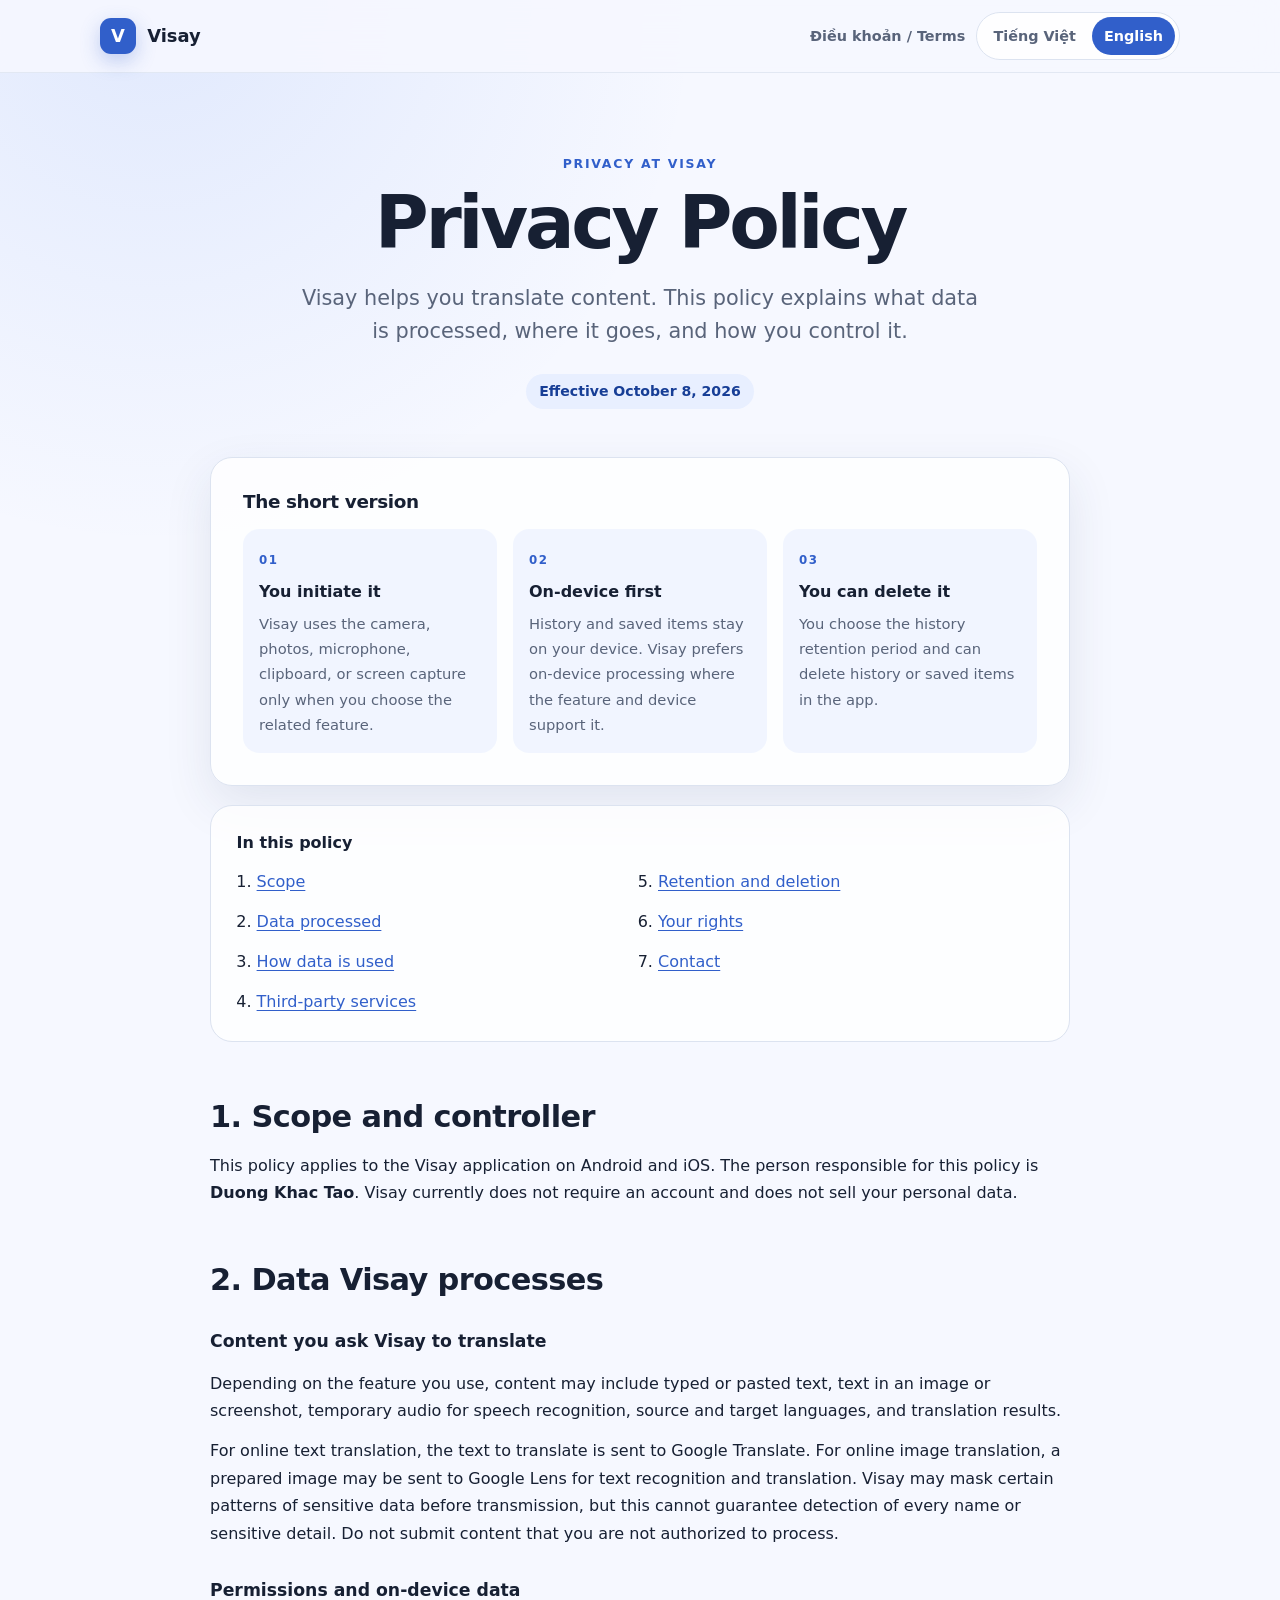
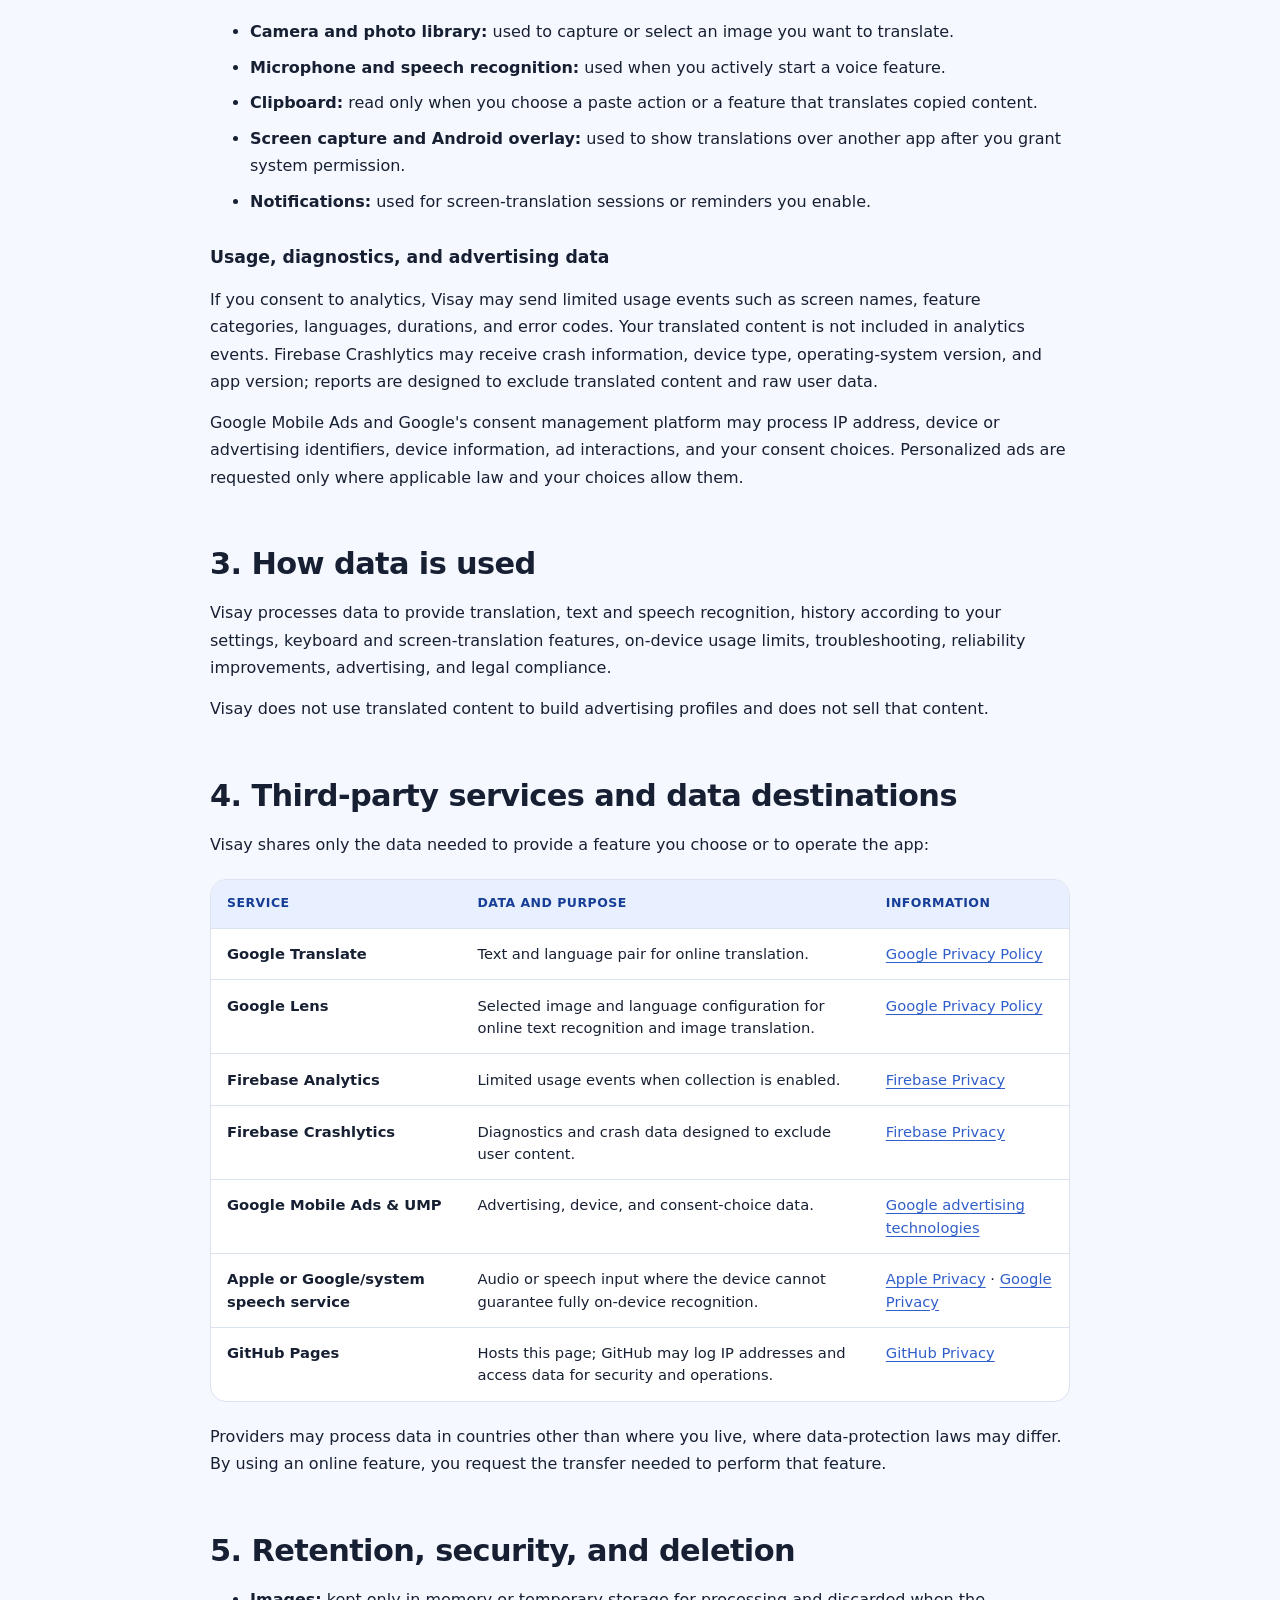
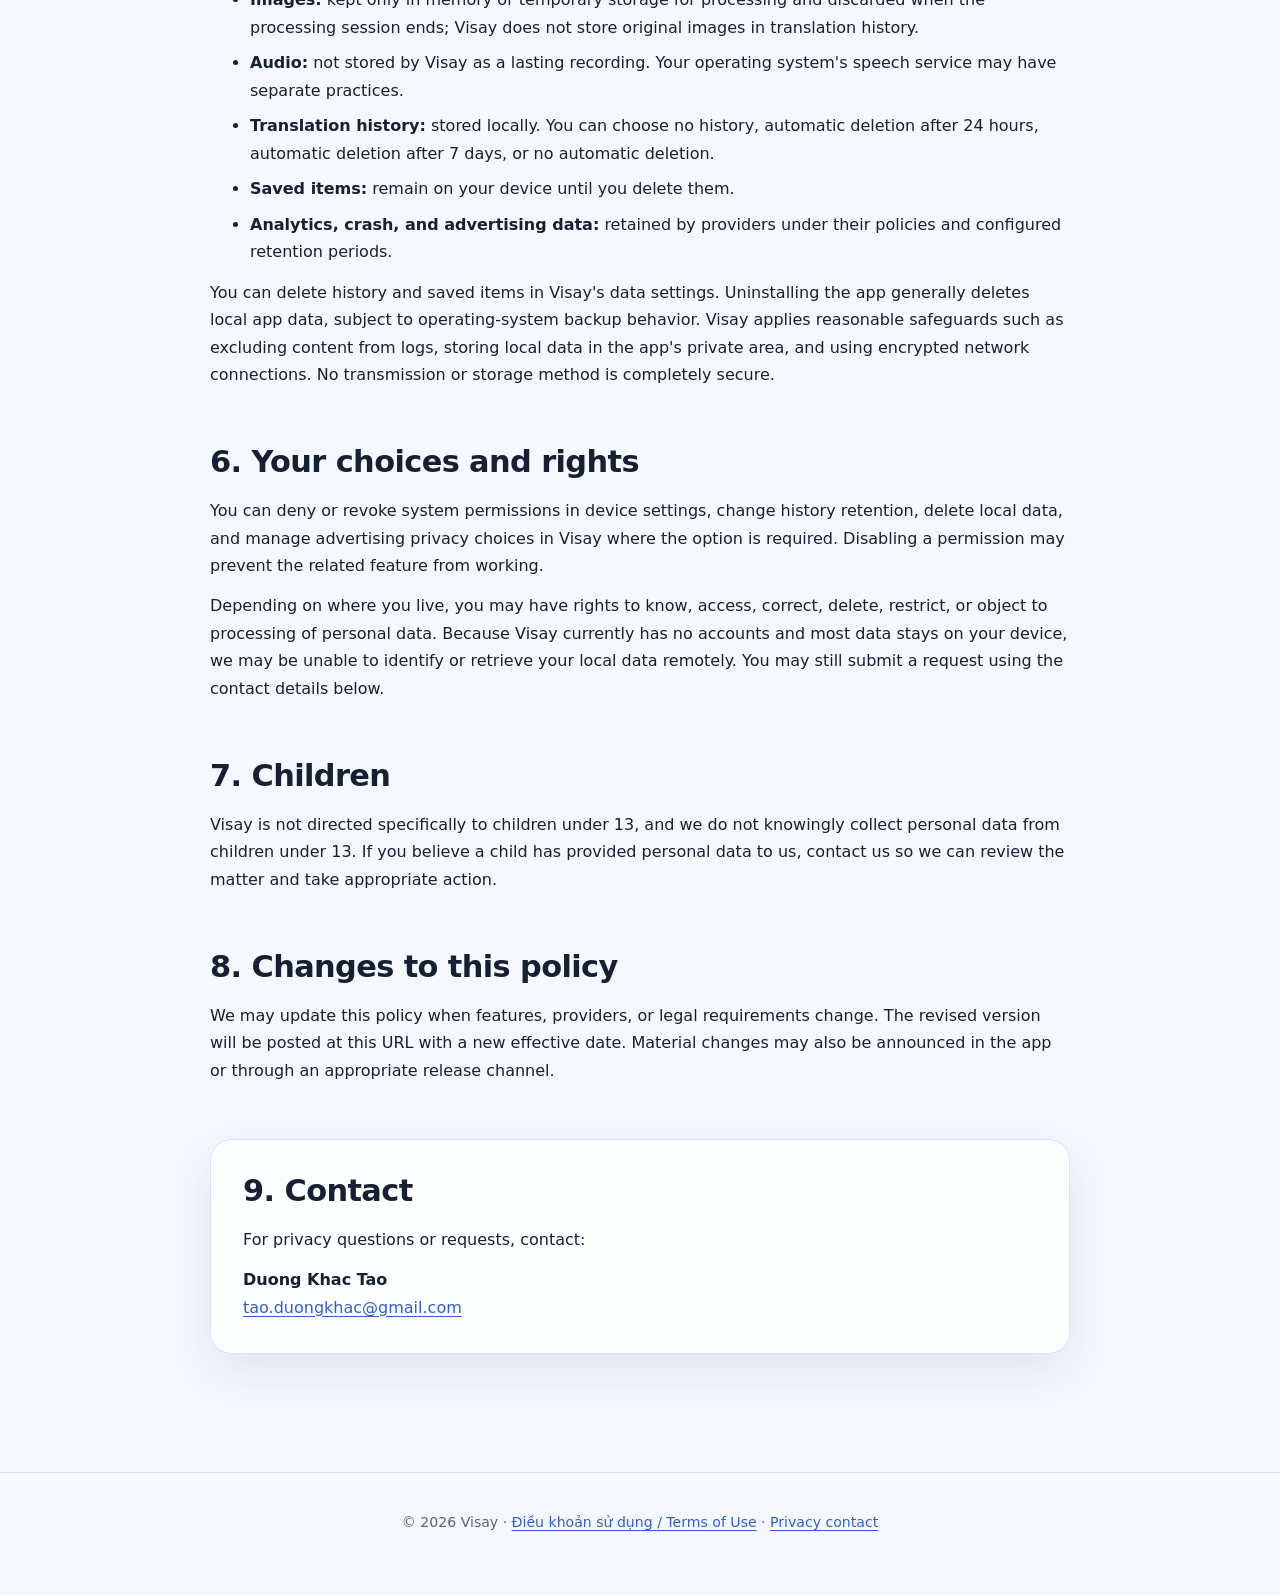
<file: index.html>
<!doctype html>
<html lang="vi">
  <head>
    <meta charset="utf-8">
    <meta name="viewport" content="width=device-width, initial-scale=1">
    <meta name="color-scheme" content="light dark">
    <meta name="theme-color" media="(prefers-color-scheme: light)" content="#f6f8ff">
    <meta name="theme-color" media="(prefers-color-scheme: dark)" content="#0b1020">
    <meta name="description" content="Chính sách quyền riêng tư của ứng dụng Visay — Visay Privacy Policy.">
    <meta property="og:type" content="website">
    <meta property="og:title" content="Visay — Chính sách quyền riêng tư">
    <meta property="og:description" content="Cách Visay xử lý, lưu giữ và bảo vệ dữ liệu của bạn.">
    <meta property="og:url" content="https://sandk-hub.github.io/visay-legal/">
    <meta property="og:image" content="https://sandk-hub.github.io/visay-legal/og-image.svg">
    <link rel="canonical" href="https://sandk-hub.github.io/visay-legal/">
    <link rel="icon" href="favicon.svg" type="image/svg+xml">
    <link rel="stylesheet" href="styles.css">
    <title>Visay — Chính sách quyền riêng tư</title>
    <script>
      document.documentElement.classList.add('js');
    </script>
  </head>
  <body>
    <a class="skip-link" href="#policy">Đi tới nội dung chính</a>
    <header class="site-header">
      <a class="brand" href="./" aria-label="Visay Privacy">
        <span class="brand-mark" aria-hidden="true">V</span>
        <span>Visay</span>
      </a>
      <div class="header-actions">
        <a class="legal-link" href="terms.html">Điều khoản / Terms</a>
        <nav class="language-switcher" aria-label="Language / Ngôn ngữ">
          <a href="?lang=vi" data-language="vi" lang="vi" hreflang="vi">Tiếng Việt</a>
          <a href="?lang=en" data-language="en" lang="en" hreflang="en">English</a>
        </nav>
      </div>
    </header>

    <main id="policy" tabindex="-1">
      <article class="policy" data-policy="vi" lang="vi">
        <div class="hero">
          <p class="eyebrow">Quyền riêng tư tại Visay</p>
          <h1>Chính sách quyền riêng tư</h1>
          <p class="lead">Visay giúp bạn dịch nội dung. Chính sách này giải thích dữ liệu nào được xử lý, dữ liệu đi đâu và bạn kiểm soát dữ liệu đó như thế nào.</p>
          <p class="effective">Có hiệu lực từ ngày 08 tháng 10 năm 2026</p>
        </div>

        <aside class="summary" aria-labelledby="summary-vi">
          <h2 id="summary-vi">Tóm tắt dễ hiểu</h2>
          <div class="summary-grid">
            <section><span aria-hidden="true">01</span><h3>Bạn chủ động</h3><p>Visay chỉ dùng camera, ảnh, micro, clipboard hoặc ảnh chụp màn hình khi bạn chọn tính năng tương ứng.</p></section>
            <section><span aria-hidden="true">02</span><h3>Ưu tiên trên máy</h3><p>Lịch sử và mục đã lưu nằm trên thiết bị. Visay ưu tiên xử lý trên máy khi tính năng và thiết bị hỗ trợ.</p></section>
            <section><span aria-hidden="true">03</span><h3>Bạn có quyền xóa</h3><p>Bạn chọn thời hạn lịch sử và có thể xóa lịch sử hoặc mục đã lưu trong ứng dụng.</p></section>
          </div>
        </aside>

        <nav class="contents" aria-label="Mục lục">
          <strong>Trong chính sách này</strong>
          <ol>
            <li><a href="#vi-scope">Phạm vi</a></li>
            <li><a href="#vi-data">Dữ liệu được xử lý</a></li>
            <li><a href="#vi-use">Cách sử dụng dữ liệu</a></li>
            <li><a href="#vi-sharing">Dịch vụ bên thứ ba</a></li>
            <li><a href="#vi-retention">Lưu giữ và xóa</a></li>
            <li><a href="#vi-rights">Quyền của bạn</a></li>
            <li><a href="#vi-contact">Liên hệ</a></li>
          </ol>
        </nav>

        <section id="vi-scope">
          <h2>1. Phạm vi và đơn vị chịu trách nhiệm</h2>
          <p>Chính sách này áp dụng cho ứng dụng Visay trên Android và iOS. Người chịu trách nhiệm đối với chính sách này là <strong>Duong Khac Tao</strong>. Visay hiện không yêu cầu tạo tài khoản và không bán dữ liệu cá nhân của bạn.</p>
        </section>

        <section id="vi-data">
          <h2>2. Dữ liệu Visay xử lý</h2>
          <h3>Nội dung bạn yêu cầu dịch</h3>
          <p>Tùy tính năng bạn sử dụng, nội dung có thể gồm văn bản đã nhập hoặc dán, văn bản trong ảnh hoặc ảnh chụp màn hình, bản ghi âm tạm thời để nhận dạng giọng nói, ngôn ngữ nguồn và đích, cùng kết quả dịch.</p>
          <p>Khi dùng dịch trực tuyến, văn bản cần dịch được gửi tới Google Translate. Khi dùng dịch ảnh trực tuyến, ảnh đã được chuẩn hóa có thể được gửi tới Google Lens để đọc chữ và dịch. Visay có thể che một số mẫu dữ liệu nhạy cảm trước khi gửi, nhưng cơ chế này không thể bảo đảm nhận diện mọi tên riêng hoặc thông tin nhạy cảm. Không nhập hoặc gửi nội dung mà bạn không được phép xử lý.</p>

          <h3>Quyền và dữ liệu trên thiết bị</h3>
          <ul>
            <li><strong>Camera và thư viện ảnh:</strong> dùng để chụp hoặc chọn ảnh bạn muốn dịch.</li>
            <li><strong>Micro và nhận dạng giọng nói:</strong> dùng khi bạn chủ động bắt đầu tính năng nói.</li>
            <li><strong>Clipboard:</strong> chỉ được đọc khi bạn chọn thao tác dán hoặc một tính năng dịch nội dung đã sao chép.</li>
            <li><strong>Ảnh chụp màn hình và lớp phủ trên Android:</strong> dùng để hiển thị kết quả dịch trên ứng dụng khác sau khi bạn cấp quyền hệ thống.</li>
            <li><strong>Thông báo:</strong> dùng cho phiên dịch màn hình hoặc lời nhắc đã bật.</li>
          </ul>

          <h3>Dữ liệu hoạt động, chẩn đoán và quảng cáo</h3>
          <p>Nếu bạn đồng ý bật phân tích, Visay có thể gửi các sự kiện sử dụng đã giới hạn, như tên màn hình, loại tính năng, ngôn ngữ, thời lượng và mã lỗi. Nội dung bạn dịch không được đưa vào sự kiện phân tích. Firebase Crashlytics có thể nhận thông tin sự cố, loại thiết bị, phiên bản hệ điều hành và phiên bản ứng dụng; báo cáo được thiết kế để loại nội dung dịch và dữ liệu thô của người dùng.</p>
          <p>Google Mobile Ads và nền tảng quản lý đồng ý của Google có thể xử lý địa chỉ IP, mã nhận dạng thiết bị/quảng cáo, thông tin thiết bị, tương tác với quảng cáo và lựa chọn đồng ý của bạn. Quảng cáo cá nhân hóa chỉ được yêu cầu khi pháp luật áp dụng và lựa chọn của bạn cho phép.</p>
        </section>

        <section id="vi-use">
          <h2>3. Mục đích sử dụng</h2>
          <p>Visay xử lý dữ liệu để cung cấp bản dịch, nhận dạng chữ và giọng nói, lưu lịch sử theo lựa chọn của bạn, vận hành bàn phím và tính năng dịch màn hình, duy trì hạn mức sử dụng trên thiết bị, khắc phục lỗi, cải thiện độ ổn định, hiển thị quảng cáo và tuân thủ nghĩa vụ pháp lý.</p>
          <p>Visay không dùng nội dung dịch để xây dựng hồ sơ quảng cáo và không bán nội dung đó.</p>
        </section>

        <section id="vi-sharing">
          <h2>4. Dịch vụ bên thứ ba và nơi dữ liệu đi đến</h2>
          <p>Visay chỉ chia sẻ dữ liệu cần thiết để cung cấp tính năng bạn chọn hoặc vận hành ứng dụng:</p>
          <div class="table-wrap" tabindex="0" role="region" aria-label="Bảng dịch vụ bên thứ ba">
            <table>
              <thead><tr><th>Dịch vụ</th><th>Dữ liệu và mục đích</th><th>Thông tin</th></tr></thead>
              <tbody>
                <tr><td>Google Translate</td><td>Văn bản cần dịch và cặp ngôn ngữ cho dịch trực tuyến.</td><td><a href="https://policies.google.com/privacy">Chính sách Google</a></td></tr>
                <tr><td>Google Lens</td><td>Ảnh được chọn và cấu hình ngôn ngữ để nhận dạng chữ/dịch ảnh trực tuyến.</td><td><a href="https://policies.google.com/privacy">Chính sách Google</a></td></tr>
                <tr><td>Firebase Analytics</td><td>Sự kiện sử dụng giới hạn khi việc thu thập được bật.</td><td><a href="https://firebase.google.com/support/privacy">Quyền riêng tư Firebase</a></td></tr>
                <tr><td>Firebase Crashlytics</td><td>Dữ liệu chẩn đoán và sự cố đã loại nội dung người dùng.</td><td><a href="https://firebase.google.com/support/privacy">Quyền riêng tư Firebase</a></td></tr>
                <tr><td>Google Mobile Ads &amp; UMP</td><td>Dữ liệu quảng cáo, thiết bị và lựa chọn đồng ý.</td><td><a href="https://policies.google.com/technologies/ads">Công nghệ quảng cáo Google</a></td></tr>
                <tr><td>Apple hoặc Google/system speech service</td><td>Âm thanh hoặc bản ghi giọng nói khi thiết bị không bảo đảm nhận dạng hoàn toàn trên máy.</td><td><a href="https://www.apple.com/legal/privacy/">Apple Privacy</a> · <a href="https://policies.google.com/privacy">Google Privacy</a></td></tr>
                <tr><td>GitHub Pages</td><td>Lưu trữ trang này; GitHub có thể ghi nhận địa chỉ IP và dữ liệu truy cập vì mục đích bảo mật/vận hành.</td><td><a href="https://docs.github.com/en/site-policy/privacy-policies/github-general-privacy-statement">GitHub Privacy</a></td></tr>
              </tbody>
            </table>
          </div>
          <p>Các nhà cung cấp có thể xử lý dữ liệu tại quốc gia khác nơi bạn sinh sống. Luật bảo vệ dữ liệu tại đó có thể khác. Bằng việc dùng tính năng trực tuyến, bạn yêu cầu truyền dữ liệu cần thiết để thực hiện tính năng đó.</p>
        </section>

        <section id="vi-retention">
          <h2>5. Lưu giữ, bảo mật và xóa dữ liệu</h2>
          <ul>
            <li><strong>Ảnh:</strong> chỉ được giữ trong bộ nhớ hoặc tệp tạm để xử lý và bị loại bỏ khi phiên xử lý kết thúc; Visay không lưu ảnh gốc vào lịch sử.</li>
            <li><strong>Âm thanh:</strong> không được Visay lưu thành bản ghi lâu dài. Dịch vụ nhận dạng của hệ điều hành có thể có quy tắc riêng.</li>
            <li><strong>Lịch sử dịch:</strong> lưu cục bộ. Bạn có thể chọn không lưu, tự xóa sau 24 giờ, tự xóa sau 7 ngày hoặc không tự xóa.</li>
            <li><strong>Mục đã lưu:</strong> nằm trên thiết bị đến khi bạn xóa.</li>
            <li><strong>Dữ liệu phân tích, sự cố và quảng cáo:</strong> được nhà cung cấp lưu theo chính sách và cấu hình lưu giữ của họ.</li>
          </ul>
          <p>Bạn có thể xóa lịch sử và mục đã lưu trong phần cài đặt dữ liệu của Visay. Gỡ ứng dụng thường xóa dữ liệu cục bộ của ứng dụng, tùy cơ chế sao lưu của hệ điều hành. Visay áp dụng các biện pháp hợp lý như giới hạn nội dung trong log, lưu dữ liệu cục bộ trong vùng ứng dụng và sử dụng kết nối mã hóa. Tuy nhiên, không phương thức truyền hoặc lưu trữ nào an toàn tuyệt đối.</p>
        </section>

        <section id="vi-rights">
          <h2>6. Lựa chọn và quyền của bạn</h2>
          <p>Bạn có thể từ chối hoặc thu hồi quyền hệ thống trong cài đặt thiết bị, thay đổi thời hạn lịch sử, xóa dữ liệu cục bộ và quản lý lựa chọn quyền riêng tư quảng cáo trong Visay khi tùy chọn này được yêu cầu. Việc tắt quyền có thể làm một số tính năng không hoạt động.</p>
          <p>Tùy nơi cư trú, bạn có thể có quyền yêu cầu biết, truy cập, sửa, xóa, hạn chế hoặc phản đối việc xử lý dữ liệu cá nhân. Vì Visay hiện không có tài khoản và phần lớn dữ liệu nằm trên thiết bị, chúng tôi có thể không nhận diện hoặc truy xuất dữ liệu cục bộ của bạn từ xa. Bạn vẫn có thể gửi yêu cầu tới địa chỉ ở mục Liên hệ.</p>
        </section>

        <section>
          <h2>7. Trẻ em</h2>
          <p>Visay không được thiết kế dành riêng cho trẻ em dưới 13 tuổi và chúng tôi không chủ ý thu thập dữ liệu cá nhân từ trẻ em dưới độ tuổi này. Nếu bạn cho rằng trẻ em đã cung cấp dữ liệu cá nhân cho chúng tôi, vui lòng liên hệ để chúng tôi xem xét và thực hiện biện pháp phù hợp.</p>
        </section>

        <section>
          <h2>8. Thay đổi chính sách</h2>
          <p>Chúng tôi có thể cập nhật chính sách khi tính năng, nhà cung cấp hoặc yêu cầu pháp lý thay đổi. Phiên bản mới sẽ được đăng tại URL này và ghi ngày hiệu lực mới. Thay đổi quan trọng có thể được thông báo trong ứng dụng hoặc qua kênh phát hành phù hợp.</p>
        </section>

        <section id="vi-contact" class="contact-card">
          <h2>9. Liên hệ</h2>
          <p>Nếu có câu hỏi hoặc yêu cầu về quyền riêng tư, hãy liên hệ:</p>
          <address><strong>Duong Khac Tao</strong><br><a href="mailto:tao.duongkhac@gmail.com">tao.duongkhac@gmail.com</a></address>
        </section>
      </article>

      <article class="policy" data-policy="en" lang="en">
        <div class="hero">
          <p class="eyebrow">Privacy at Visay</p>
          <h1>Privacy Policy</h1>
          <p class="lead">Visay helps you translate content. This policy explains what data is processed, where it goes, and how you control it.</p>
          <p class="effective">Effective October 8, 2026</p>
        </div>

        <aside class="summary" aria-labelledby="summary-en">
          <h2 id="summary-en">The short version</h2>
          <div class="summary-grid">
            <section><span aria-hidden="true">01</span><h3>You initiate it</h3><p>Visay uses the camera, photos, microphone, clipboard, or screen capture only when you choose the related feature.</p></section>
            <section><span aria-hidden="true">02</span><h3>On-device first</h3><p>History and saved items stay on your device. Visay prefers on-device processing where the feature and device support it.</p></section>
            <section><span aria-hidden="true">03</span><h3>You can delete it</h3><p>You choose the history retention period and can delete history or saved items in the app.</p></section>
          </div>
        </aside>

        <nav class="contents" aria-label="Table of contents">
          <strong>In this policy</strong>
          <ol>
            <li><a href="#en-scope">Scope</a></li>
            <li><a href="#en-data">Data processed</a></li>
            <li><a href="#en-use">How data is used</a></li>
            <li><a href="#en-sharing">Third-party services</a></li>
            <li><a href="#en-retention">Retention and deletion</a></li>
            <li><a href="#en-rights">Your rights</a></li>
            <li><a href="#en-contact">Contact</a></li>
          </ol>
        </nav>

        <section id="en-scope">
          <h2>1. Scope and controller</h2>
          <p>This policy applies to the Visay application on Android and iOS. The person responsible for this policy is <strong>Duong Khac Tao</strong>. Visay currently does not require an account and does not sell your personal data.</p>
        </section>

        <section id="en-data">
          <h2>2. Data Visay processes</h2>
          <h3>Content you ask Visay to translate</h3>
          <p>Depending on the feature you use, content may include typed or pasted text, text in an image or screenshot, temporary audio for speech recognition, source and target languages, and translation results.</p>
          <p>For online text translation, the text to translate is sent to Google Translate. For online image translation, a prepared image may be sent to Google Lens for text recognition and translation. Visay may mask certain patterns of sensitive data before transmission, but this cannot guarantee detection of every name or sensitive detail. Do not submit content that you are not authorized to process.</p>

          <h3>Permissions and on-device data</h3>
          <ul>
            <li><strong>Camera and photo library:</strong> used to capture or select an image you want to translate.</li>
            <li><strong>Microphone and speech recognition:</strong> used when you actively start a voice feature.</li>
            <li><strong>Clipboard:</strong> read only when you choose a paste action or a feature that translates copied content.</li>
            <li><strong>Screen capture and Android overlay:</strong> used to show translations over another app after you grant system permission.</li>
            <li><strong>Notifications:</strong> used for screen-translation sessions or reminders you enable.</li>
          </ul>

          <h3>Usage, diagnostics, and advertising data</h3>
          <p>If you consent to analytics, Visay may send limited usage events such as screen names, feature categories, languages, durations, and error codes. Your translated content is not included in analytics events. Firebase Crashlytics may receive crash information, device type, operating-system version, and app version; reports are designed to exclude translated content and raw user data.</p>
          <p>Google Mobile Ads and Google's consent management platform may process IP address, device or advertising identifiers, device information, ad interactions, and your consent choices. Personalized ads are requested only where applicable law and your choices allow them.</p>
        </section>

        <section id="en-use">
          <h2>3. How data is used</h2>
          <p>Visay processes data to provide translation, text and speech recognition, history according to your settings, keyboard and screen-translation features, on-device usage limits, troubleshooting, reliability improvements, advertising, and legal compliance.</p>
          <p>Visay does not use translated content to build advertising profiles and does not sell that content.</p>
        </section>

        <section id="en-sharing">
          <h2>4. Third-party services and data destinations</h2>
          <p>Visay shares only the data needed to provide a feature you choose or to operate the app:</p>
          <div class="table-wrap" tabindex="0" role="region" aria-label="Third-party services table">
            <table>
              <thead><tr><th>Service</th><th>Data and purpose</th><th>Information</th></tr></thead>
              <tbody>
                <tr><td>Google Translate</td><td>Text and language pair for online translation.</td><td><a href="https://policies.google.com/privacy">Google Privacy Policy</a></td></tr>
                <tr><td>Google Lens</td><td>Selected image and language configuration for online text recognition and image translation.</td><td><a href="https://policies.google.com/privacy">Google Privacy Policy</a></td></tr>
                <tr><td>Firebase Analytics</td><td>Limited usage events when collection is enabled.</td><td><a href="https://firebase.google.com/support/privacy">Firebase Privacy</a></td></tr>
                <tr><td>Firebase Crashlytics</td><td>Diagnostics and crash data designed to exclude user content.</td><td><a href="https://firebase.google.com/support/privacy">Firebase Privacy</a></td></tr>
                <tr><td>Google Mobile Ads &amp; UMP</td><td>Advertising, device, and consent-choice data.</td><td><a href="https://policies.google.com/technologies/ads">Google advertising technologies</a></td></tr>
                <tr><td>Apple or Google/system speech service</td><td>Audio or speech input where the device cannot guarantee fully on-device recognition.</td><td><a href="https://www.apple.com/legal/privacy/">Apple Privacy</a> · <a href="https://policies.google.com/privacy">Google Privacy</a></td></tr>
                <tr><td>GitHub Pages</td><td>Hosts this page; GitHub may log IP addresses and access data for security and operations.</td><td><a href="https://docs.github.com/en/site-policy/privacy-policies/github-general-privacy-statement">GitHub Privacy</a></td></tr>
              </tbody>
            </table>
          </div>
          <p>Providers may process data in countries other than where you live, where data-protection laws may differ. By using an online feature, you request the transfer needed to perform that feature.</p>
        </section>

        <section id="en-retention">
          <h2>5. Retention, security, and deletion</h2>
          <ul>
            <li><strong>Images:</strong> kept only in memory or temporary storage for processing and discarded when the processing session ends; Visay does not store original images in translation history.</li>
            <li><strong>Audio:</strong> not stored by Visay as a lasting recording. Your operating system's speech service may have separate practices.</li>
            <li><strong>Translation history:</strong> stored locally. You can choose no history, automatic deletion after 24 hours, automatic deletion after 7 days, or no automatic deletion.</li>
            <li><strong>Saved items:</strong> remain on your device until you delete them.</li>
            <li><strong>Analytics, crash, and advertising data:</strong> retained by providers under their policies and configured retention periods.</li>
          </ul>
          <p>You can delete history and saved items in Visay's data settings. Uninstalling the app generally deletes local app data, subject to operating-system backup behavior. Visay applies reasonable safeguards such as excluding content from logs, storing local data in the app's private area, and using encrypted network connections. No transmission or storage method is completely secure.</p>
        </section>

        <section id="en-rights">
          <h2>6. Your choices and rights</h2>
          <p>You can deny or revoke system permissions in device settings, change history retention, delete local data, and manage advertising privacy choices in Visay where the option is required. Disabling a permission may prevent the related feature from working.</p>
          <p>Depending on where you live, you may have rights to know, access, correct, delete, restrict, or object to processing of personal data. Because Visay currently has no accounts and most data stays on your device, we may be unable to identify or retrieve your local data remotely. You may still submit a request using the contact details below.</p>
        </section>

        <section>
          <h2>7. Children</h2>
          <p>Visay is not directed specifically to children under 13, and we do not knowingly collect personal data from children under 13. If you believe a child has provided personal data to us, contact us so we can review the matter and take appropriate action.</p>
        </section>

        <section>
          <h2>8. Changes to this policy</h2>
          <p>We may update this policy when features, providers, or legal requirements change. The revised version will be posted at this URL with a new effective date. Material changes may also be announced in the app or through an appropriate release channel.</p>
        </section>

        <section id="en-contact" class="contact-card">
          <h2>9. Contact</h2>
          <p>For privacy questions or requests, contact:</p>
          <address><strong>Duong Khac Tao</strong><br><a href="mailto:tao.duongkhac@gmail.com">tao.duongkhac@gmail.com</a></address>
        </section>
      </article>
    </main>

    <footer>
      <p>© 2026 Visay · <a href="terms.html">Điều khoản sử dụng / Terms of Use</a> · <a href="mailto:tao.duongkhac@gmail.com">Privacy contact</a></p>
    </footer>
    <script src="script.js" defer></script>
  </body>
</html>
</file>
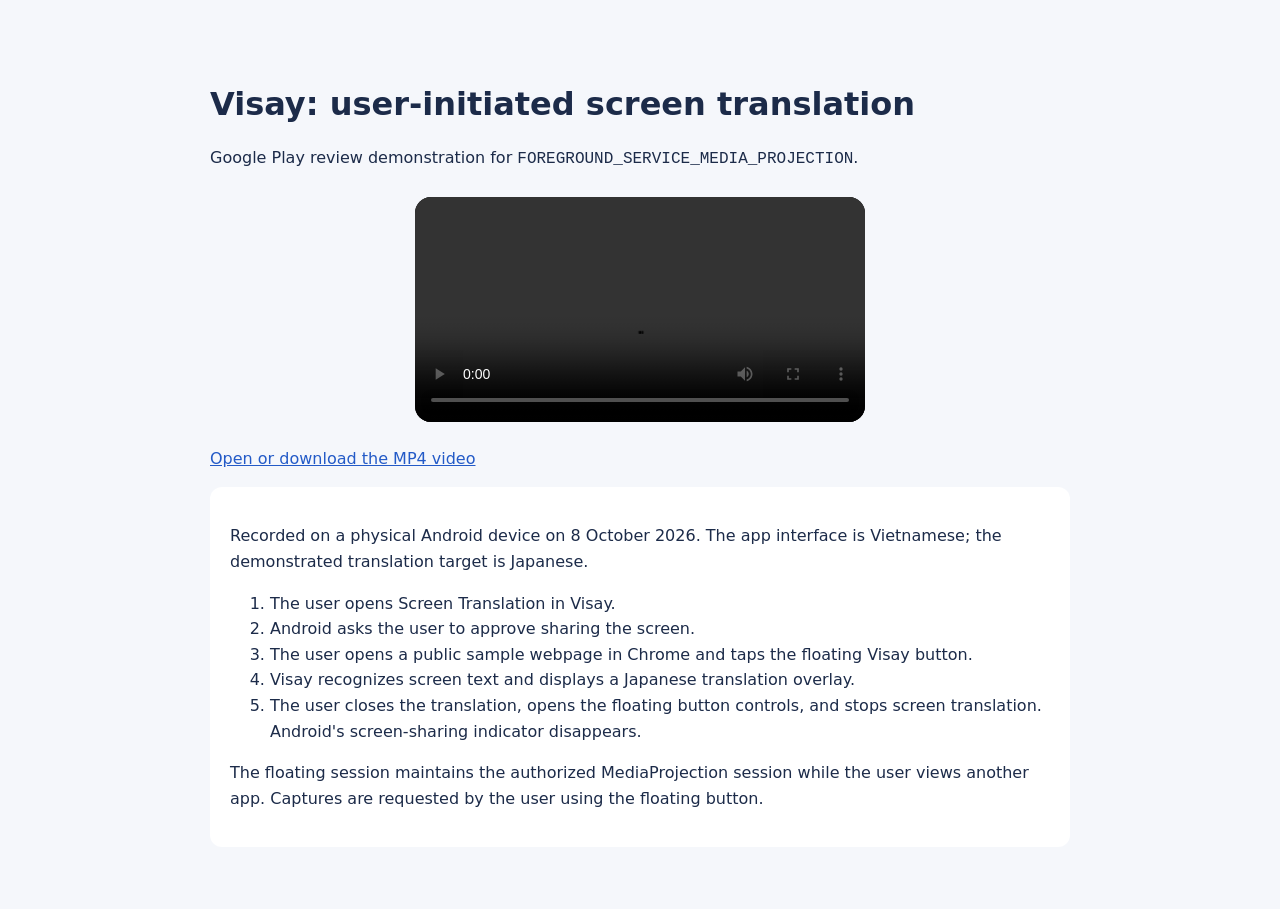
<file: review/index.html>
<!doctype html>
<html lang="en"><head><meta charset="utf-8"><meta name="viewport" content="width=device-width,initial-scale=1"><title>Visay — Screen Translation Permission Demo</title><style>body{margin:0;background:#f5f7fb;color:#1c2b49;font:16px/1.6 system-ui}main{max-width:860px;margin:40px auto;padding:24px}h1{line-height:1.2}video{display:block;width:100%;max-width:450px;max-height:78vh;margin:24px auto;background:#000;border-radius:16px}a{color:#235ac7}.note{background:white;padding:20px;border-radius:12px}</style></head><body><main><h1>Visay: user-initiated screen translation</h1><p>Google Play review demonstration for <code>FOREGROUND_SERVICE_MEDIA_PROJECTION</code>.</p><video controls playsinline preload="metadata"><source src="media/screen-translation.mp4" type="video/mp4"><track default kind="captions" src="media/captions-en.vtt" srclang="en" label="English">Your browser does not support video playback.</video><p><a href="media/screen-translation.mp4">Open or download the MP4 video</a></p><div class="note"><p>Recorded on a physical Android device on 8 October 2026. The app interface is Vietnamese; the demonstrated translation target is Japanese.</p><ol><li>The user opens Screen Translation in Visay.</li><li>Android asks the user to approve sharing the screen.</li><li>The user opens a public sample webpage in Chrome and taps the floating Visay button.</li><li>Visay recognizes screen text and displays a Japanese translation overlay.</li><li>The user closes the translation, opens the floating button controls, and stops screen translation. Android's screen-sharing indicator disappears.</li></ol><p>The floating session maintains the authorized MediaProjection session while the user views another app. Captures are requested by the user using the floating button.</p></div></main></body></html>
</file>
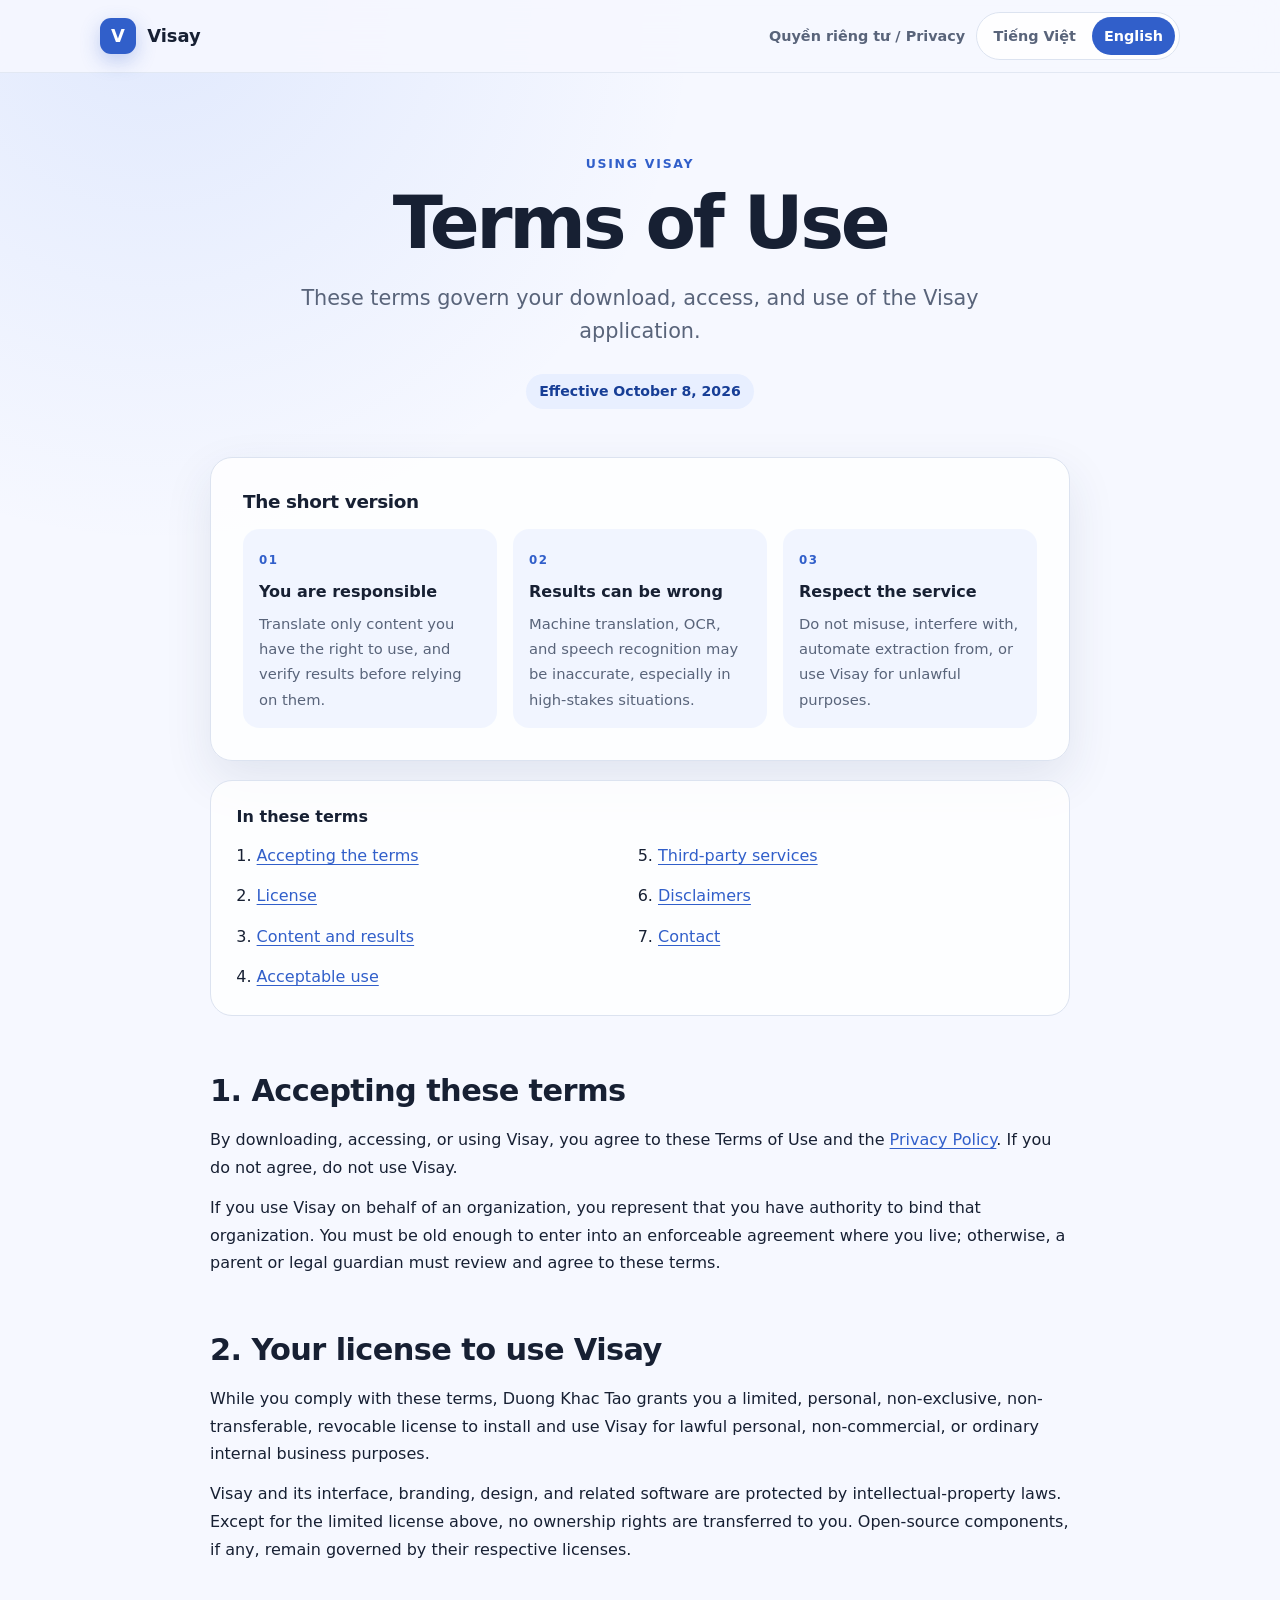
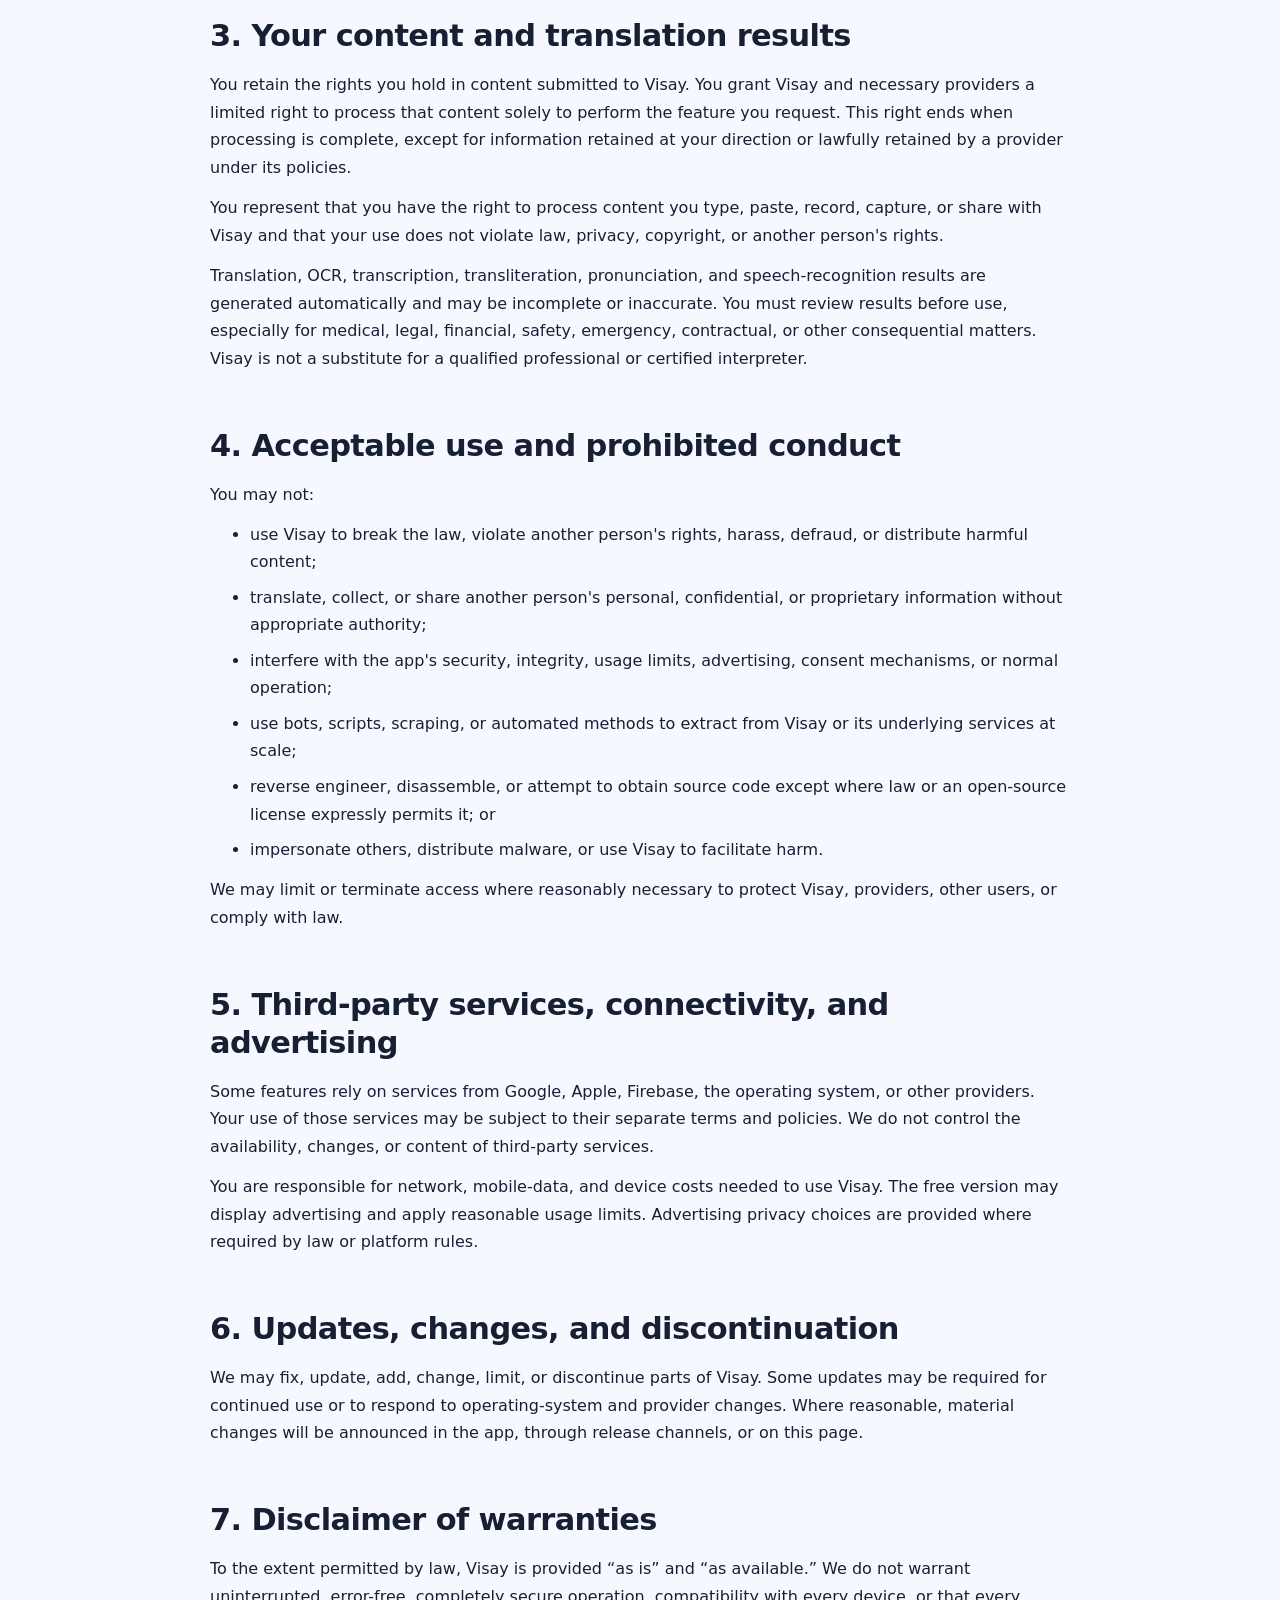
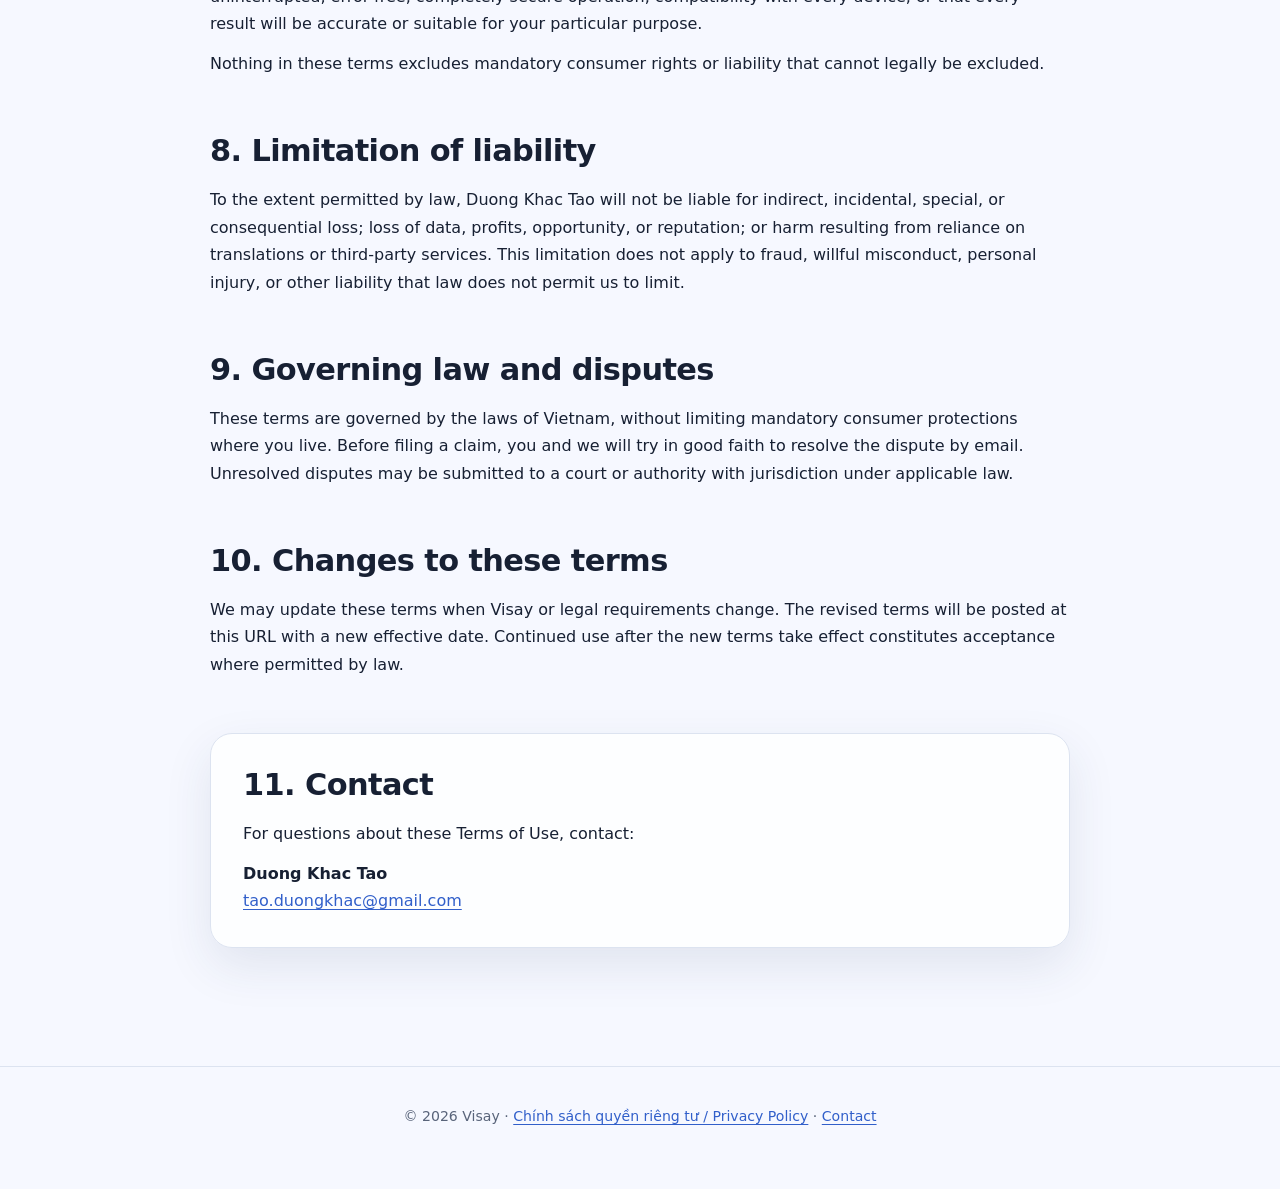
<file: terms.html>
<!doctype html>
<html lang="vi">
  <head>
    <meta charset="utf-8">
    <meta name="viewport" content="width=device-width, initial-scale=1">
    <meta name="color-scheme" content="light dark">
    <meta name="theme-color" media="(prefers-color-scheme: light)" content="#f6f8ff">
    <meta name="theme-color" media="(prefers-color-scheme: dark)" content="#0b1020">
    <meta name="description" content="Điều khoản sử dụng ứng dụng Visay — Visay Terms of Use.">
    <meta property="og:type" content="website">
    <meta property="og:title" content="Visay — Điều khoản sử dụng">
    <meta property="og:description" content="Các điều kiện áp dụng khi bạn sử dụng ứng dụng Visay.">
    <meta property="og:url" content="https://sandk-hub.github.io/visay-legal/terms.html">
    <meta property="og:image" content="https://sandk-hub.github.io/visay-legal/og-image.svg">
    <link rel="canonical" href="https://sandk-hub.github.io/visay-legal/terms.html">
    <link rel="icon" href="favicon.svg" type="image/svg+xml">
    <link rel="stylesheet" href="styles.css">
    <title>Visay — Điều khoản sử dụng</title>
    <script>document.documentElement.classList.add('js');</script>
  </head>
  <body>
    <a class="skip-link" href="#terms">Đi tới nội dung chính</a>
    <header class="site-header">
      <a class="brand" href="./" aria-label="Visay">
        <span class="brand-mark" aria-hidden="true">V</span>
        <span>Visay</span>
      </a>
      <div class="header-actions">
        <a class="legal-link" href="./">Quyền riêng tư / Privacy</a>
        <nav class="language-switcher" aria-label="Language / Ngôn ngữ">
          <a href="terms.html?lang=vi" data-language="vi" lang="vi" hreflang="vi">Tiếng Việt</a>
          <a href="terms.html?lang=en" data-language="en" lang="en" hreflang="en">English</a>
        </nav>
      </div>
    </header>

    <main id="terms" tabindex="-1">
      <article class="policy" data-policy="vi" lang="vi">
        <div class="hero">
          <p class="eyebrow">Sử dụng Visay</p>
          <h1>Điều khoản sử dụng</h1>
          <p class="lead">Các điều khoản này quy định việc bạn tải xuống, truy cập và sử dụng ứng dụng Visay.</p>
          <p class="effective">Có hiệu lực từ ngày 08 tháng 10 năm 2026</p>
        </div>

        <aside class="summary" aria-labelledby="terms-summary-vi">
          <h2 id="terms-summary-vi">Tóm tắt dễ hiểu</h2>
          <div class="summary-grid">
            <section><span aria-hidden="true">01</span><h3>Bạn chịu trách nhiệm</h3><p>Chỉ dịch nội dung bạn có quyền sử dụng và luôn kiểm tra kết quả trước khi dựa vào đó.</p></section>
            <section><span aria-hidden="true">02</span><h3>Kết quả có thể sai</h3><p>Dịch máy, OCR và nhận dạng giọng nói có thể không chính xác, đặc biệt trong tình huống quan trọng.</p></section>
            <section><span aria-hidden="true">03</span><h3>Tôn trọng dịch vụ</h3><p>Không lạm dụng, can thiệp, tự động khai thác hoặc dùng Visay cho mục đích trái pháp luật.</p></section>
          </div>
        </aside>

        <nav class="contents" aria-label="Mục lục">
          <strong>Trong điều khoản này</strong>
          <ol>
            <li><a href="#vi-acceptance">Chấp nhận điều khoản</a></li>
            <li><a href="#vi-license">Quyền sử dụng</a></li>
            <li><a href="#vi-content">Nội dung và kết quả</a></li>
            <li><a href="#vi-conduct">Sử dụng được phép</a></li>
            <li><a href="#vi-services">Dịch vụ bên thứ ba</a></li>
            <li><a href="#vi-disclaimers">Tuyên bố miễn trừ</a></li>
            <li><a href="#vi-contact">Liên hệ</a></li>
          </ol>
        </nav>

        <section id="vi-acceptance">
          <h2>1. Chấp nhận điều khoản</h2>
          <p>Bằng việc tải xuống, truy cập hoặc sử dụng Visay, bạn đồng ý với Điều khoản sử dụng này và <a href="./?lang=vi">Chính sách quyền riêng tư</a>. Nếu bạn không đồng ý, vui lòng không sử dụng Visay.</p>
          <p>Nếu bạn sử dụng Visay thay mặt tổ chức, bạn xác nhận mình có quyền ràng buộc tổ chức đó với các điều khoản này. Bạn phải đủ tuổi để tự mình chấp nhận một hợp đồng có hiệu lực tại nơi cư trú; nếu chưa đủ tuổi, cha mẹ hoặc người giám hộ phải xem xét và đồng ý.</p>
        </section>

        <section id="vi-license">
          <h2>2. Quyền sử dụng Visay</h2>
          <p>Trong thời gian bạn tuân thủ các điều khoản này, Duong Khac Tao cấp cho bạn quyền giới hạn, cá nhân, không độc quyền, không thể chuyển nhượng và có thể thu hồi để cài đặt và sử dụng Visay cho mục đích hợp pháp, phi thương mại hoặc hoạt động nội bộ thông thường.</p>
          <p>Visay, giao diện, thương hiệu, thiết kế và phần mềm liên quan được bảo vệ bởi quyền sở hữu trí tuệ. Ngoại trừ quyền sử dụng giới hạn nêu trên, không có quyền sở hữu nào được chuyển giao cho bạn. Các thành phần nguồn mở, nếu có, tiếp tục chịu giấy phép riêng của chúng.</p>
        </section>

        <section id="vi-content">
          <h2>3. Nội dung của bạn và kết quả dịch</h2>
          <p>Bạn giữ các quyền mà mình có đối với nội dung đưa vào Visay. Bạn cấp quyền có giới hạn để Visay và các nhà cung cấp cần thiết xử lý nội dung đó nhằm thực hiện tính năng bạn yêu cầu. Quyền này kết thúc khi việc xử lý hoàn tất, ngoại trừ dữ liệu được lưu theo lựa chọn của bạn hoặc được nhà cung cấp lưu hợp pháp theo chính sách của họ.</p>
          <p>Bạn cam kết có quyền xử lý nội dung đã nhập, dán, ghi âm, chụp hoặc chia sẻ với Visay và việc sử dụng đó không vi phạm pháp luật, quyền riêng tư, bản quyền hoặc quyền của người khác.</p>
          <p>Kết quả dịch, OCR, phiên âm, chuyển tự, phát âm và nhận dạng giọng nói được tạo tự động và có thể không đầy đủ hoặc không chính xác. Bạn phải tự kiểm tra trước khi sử dụng, đặc biệt với nội dung y tế, pháp lý, tài chính, an toàn, khẩn cấp, hợp đồng hoặc quyết định có ảnh hưởng đáng kể. Visay không thay thế chuyên gia đủ điều kiện hoặc phiên dịch viên được chứng nhận.</p>
        </section>

        <section id="vi-conduct">
          <h2>4. Sử dụng được phép và hành vi bị cấm</h2>
          <p>Bạn không được:</p>
          <ul>
            <li>dùng Visay để vi phạm pháp luật, xâm phạm quyền của người khác, quấy rối, lừa đảo hoặc phát tán nội dung độc hại;</li>
            <li>dịch, thu thập hoặc chia sẻ dữ liệu cá nhân, bí mật hoặc nội dung của người khác khi không có quyền thích hợp;</li>
            <li>can thiệp vào bảo mật, tính toàn vẹn, hạn mức, quảng cáo, cơ chế đồng ý hoặc hoạt động bình thường của ứng dụng;</li>
            <li>dùng bot, script, scraping hoặc phương thức tự động để khai thác Visay hay dịch vụ phía sau ở quy mô lớn;</li>
            <li>dịch ngược, tháo rời hoặc tìm cách lấy mã nguồn, trừ khi pháp luật hoặc giấy phép nguồn mở cho phép rõ ràng;</li>
            <li>mạo danh người khác, phát tán phần mềm độc hại hoặc dùng Visay để hỗ trợ hành vi gây thiệt hại.</li>
          </ul>
          <p>Chúng tôi có thể giới hạn hoặc chấm dứt quyền truy cập nếu cần để bảo vệ Visay, nhà cung cấp, người dùng khác hoặc để tuân thủ pháp luật.</p>
        </section>

        <section id="vi-services">
          <h2>5. Dịch vụ bên thứ ba, mạng và quảng cáo</h2>
          <p>Một số tính năng dựa vào dịch vụ của Google, Apple, Firebase, hệ điều hành hoặc nhà cung cấp khác. Việc sử dụng các dịch vụ đó có thể chịu điều khoản và chính sách riêng của họ. Chúng tôi không kiểm soát tính sẵn sàng, thay đổi hoặc nội dung của dịch vụ bên thứ ba.</p>
          <p>Bạn chịu chi phí kết nối mạng, dữ liệu di động và thiết bị cần thiết để sử dụng Visay. Phiên bản miễn phí có thể hiển thị quảng cáo và áp dụng hạn mức sử dụng hợp lý. Lựa chọn quyền riêng tư quảng cáo được cung cấp khi pháp luật hoặc nền tảng yêu cầu.</p>
        </section>

        <section>
          <h2>6. Cập nhật, thay đổi và ngừng cung cấp</h2>
          <p>Chúng tôi có thể sửa lỗi, cập nhật, thêm, thay đổi, giới hạn hoặc ngừng một phần Visay. Một số cập nhật có thể cần thiết để tiếp tục sử dụng ứng dụng hoặc đáp ứng thay đổi của hệ điều hành và nhà cung cấp. Khi hợp lý, thay đổi quan trọng sẽ được thông báo qua ứng dụng, trang phát hành hoặc trang này.</p>
        </section>

        <section id="vi-disclaimers">
          <h2>7. Tuyên bố miễn trừ bảo đảm</h2>
          <p>Trong phạm vi pháp luật cho phép, Visay được cung cấp trên cơ sở “nguyên trạng” và “tùy khả dụng”. Chúng tôi không bảo đảm rằng ứng dụng sẽ luôn hoạt động liên tục, không có lỗi, hoàn toàn an toàn, tương thích với mọi thiết bị hoặc rằng mọi kết quả đều chính xác và phù hợp với mục đích cụ thể của bạn.</p>
          <p>Không nội dung nào trong điều khoản này loại trừ quyền bắt buộc của người tiêu dùng hoặc trách nhiệm không thể bị loại trừ theo pháp luật áp dụng.</p>
        </section>

        <section>
          <h2>8. Giới hạn trách nhiệm</h2>
          <p>Trong phạm vi pháp luật cho phép, Duong Khac Tao không chịu trách nhiệm đối với thiệt hại gián tiếp, ngẫu nhiên, đặc biệt, mang tính hệ quả; mất dữ liệu, lợi nhuận, cơ hội hoặc uy tín; hay thiệt hại phát sinh từ việc dựa vào bản dịch hoặc dịch vụ bên thứ ba. Giới hạn này không áp dụng cho gian lận, hành vi cố ý, thương tích cá nhân hoặc trách nhiệm khác mà pháp luật không cho phép giới hạn.</p>
        </section>

        <section>
          <h2>9. Luật áp dụng và giải quyết tranh chấp</h2>
          <p>Các điều khoản này được điều chỉnh bởi pháp luật Việt Nam, không ảnh hưởng đến các quyền bảo vệ người tiêu dùng bắt buộc tại nơi bạn cư trú. Trước khi khởi kiện, bạn và chúng tôi sẽ cố gắng giải quyết tranh chấp một cách thiện chí qua email. Nếu không giải quyết được, tranh chấp sẽ được đưa ra cơ quan có thẩm quyền theo pháp luật áp dụng.</p>
        </section>

        <section>
          <h2>10. Thay đổi điều khoản</h2>
          <p>Chúng tôi có thể cập nhật điều khoản khi Visay hoặc yêu cầu pháp lý thay đổi. Bản mới sẽ được đăng tại URL này với ngày hiệu lực mới. Việc tiếp tục sử dụng Visay sau khi điều khoản mới có hiệu lực đồng nghĩa bạn chấp nhận bản cập nhật, trong phạm vi pháp luật cho phép.</p>
        </section>

        <section id="vi-contact" class="contact-card">
          <h2>11. Liên hệ</h2>
          <p>Nếu có câu hỏi về Điều khoản sử dụng, hãy liên hệ:</p>
          <address><strong>Duong Khac Tao</strong><br><a href="mailto:tao.duongkhac@gmail.com">tao.duongkhac@gmail.com</a></address>
        </section>
      </article>

      <article class="policy" data-policy="en" lang="en">
        <div class="hero">
          <p class="eyebrow">Using Visay</p>
          <h1>Terms of Use</h1>
          <p class="lead">These terms govern your download, access, and use of the Visay application.</p>
          <p class="effective">Effective October 8, 2026</p>
        </div>

        <aside class="summary" aria-labelledby="terms-summary-en">
          <h2 id="terms-summary-en">The short version</h2>
          <div class="summary-grid">
            <section><span aria-hidden="true">01</span><h3>You are responsible</h3><p>Translate only content you have the right to use, and verify results before relying on them.</p></section>
            <section><span aria-hidden="true">02</span><h3>Results can be wrong</h3><p>Machine translation, OCR, and speech recognition may be inaccurate, especially in high-stakes situations.</p></section>
            <section><span aria-hidden="true">03</span><h3>Respect the service</h3><p>Do not misuse, interfere with, automate extraction from, or use Visay for unlawful purposes.</p></section>
          </div>
        </aside>

        <nav class="contents" aria-label="Table of contents">
          <strong>In these terms</strong>
          <ol>
            <li><a href="#en-acceptance">Accepting the terms</a></li>
            <li><a href="#en-license">License</a></li>
            <li><a href="#en-content">Content and results</a></li>
            <li><a href="#en-conduct">Acceptable use</a></li>
            <li><a href="#en-services">Third-party services</a></li>
            <li><a href="#en-disclaimers">Disclaimers</a></li>
            <li><a href="#en-contact">Contact</a></li>
          </ol>
        </nav>

        <section id="en-acceptance">
          <h2>1. Accepting these terms</h2>
          <p>By downloading, accessing, or using Visay, you agree to these Terms of Use and the <a href="./?lang=en">Privacy Policy</a>. If you do not agree, do not use Visay.</p>
          <p>If you use Visay on behalf of an organization, you represent that you have authority to bind that organization. You must be old enough to enter into an enforceable agreement where you live; otherwise, a parent or legal guardian must review and agree to these terms.</p>
        </section>

        <section id="en-license">
          <h2>2. Your license to use Visay</h2>
          <p>While you comply with these terms, Duong Khac Tao grants you a limited, personal, non-exclusive, non-transferable, revocable license to install and use Visay for lawful personal, non-commercial, or ordinary internal business purposes.</p>
          <p>Visay and its interface, branding, design, and related software are protected by intellectual-property laws. Except for the limited license above, no ownership rights are transferred to you. Open-source components, if any, remain governed by their respective licenses.</p>
        </section>

        <section id="en-content">
          <h2>3. Your content and translation results</h2>
          <p>You retain the rights you hold in content submitted to Visay. You grant Visay and necessary providers a limited right to process that content solely to perform the feature you request. This right ends when processing is complete, except for information retained at your direction or lawfully retained by a provider under its policies.</p>
          <p>You represent that you have the right to process content you type, paste, record, capture, or share with Visay and that your use does not violate law, privacy, copyright, or another person's rights.</p>
          <p>Translation, OCR, transcription, transliteration, pronunciation, and speech-recognition results are generated automatically and may be incomplete or inaccurate. You must review results before use, especially for medical, legal, financial, safety, emergency, contractual, or other consequential matters. Visay is not a substitute for a qualified professional or certified interpreter.</p>
        </section>

        <section id="en-conduct">
          <h2>4. Acceptable use and prohibited conduct</h2>
          <p>You may not:</p>
          <ul>
            <li>use Visay to break the law, violate another person's rights, harass, defraud, or distribute harmful content;</li>
            <li>translate, collect, or share another person's personal, confidential, or proprietary information without appropriate authority;</li>
            <li>interfere with the app's security, integrity, usage limits, advertising, consent mechanisms, or normal operation;</li>
            <li>use bots, scripts, scraping, or automated methods to extract from Visay or its underlying services at scale;</li>
            <li>reverse engineer, disassemble, or attempt to obtain source code except where law or an open-source license expressly permits it; or</li>
            <li>impersonate others, distribute malware, or use Visay to facilitate harm.</li>
          </ul>
          <p>We may limit or terminate access where reasonably necessary to protect Visay, providers, other users, or comply with law.</p>
        </section>

        <section id="en-services">
          <h2>5. Third-party services, connectivity, and advertising</h2>
          <p>Some features rely on services from Google, Apple, Firebase, the operating system, or other providers. Your use of those services may be subject to their separate terms and policies. We do not control the availability, changes, or content of third-party services.</p>
          <p>You are responsible for network, mobile-data, and device costs needed to use Visay. The free version may display advertising and apply reasonable usage limits. Advertising privacy choices are provided where required by law or platform rules.</p>
        </section>

        <section>
          <h2>6. Updates, changes, and discontinuation</h2>
          <p>We may fix, update, add, change, limit, or discontinue parts of Visay. Some updates may be required for continued use or to respond to operating-system and provider changes. Where reasonable, material changes will be announced in the app, through release channels, or on this page.</p>
        </section>

        <section id="en-disclaimers">
          <h2>7. Disclaimer of warranties</h2>
          <p>To the extent permitted by law, Visay is provided “as is” and “as available.” We do not warrant uninterrupted, error-free, completely secure operation, compatibility with every device, or that every result will be accurate or suitable for your particular purpose.</p>
          <p>Nothing in these terms excludes mandatory consumer rights or liability that cannot legally be excluded.</p>
        </section>

        <section>
          <h2>8. Limitation of liability</h2>
          <p>To the extent permitted by law, Duong Khac Tao will not be liable for indirect, incidental, special, or consequential loss; loss of data, profits, opportunity, or reputation; or harm resulting from reliance on translations or third-party services. This limitation does not apply to fraud, willful misconduct, personal injury, or other liability that law does not permit us to limit.</p>
        </section>

        <section>
          <h2>9. Governing law and disputes</h2>
          <p>These terms are governed by the laws of Vietnam, without limiting mandatory consumer protections where you live. Before filing a claim, you and we will try in good faith to resolve the dispute by email. Unresolved disputes may be submitted to a court or authority with jurisdiction under applicable law.</p>
        </section>

        <section>
          <h2>10. Changes to these terms</h2>
          <p>We may update these terms when Visay or legal requirements change. The revised terms will be posted at this URL with a new effective date. Continued use after the new terms take effect constitutes acceptance where permitted by law.</p>
        </section>

        <section id="en-contact" class="contact-card">
          <h2>11. Contact</h2>
          <p>For questions about these Terms of Use, contact:</p>
          <address><strong>Duong Khac Tao</strong><br><a href="mailto:tao.duongkhac@gmail.com">tao.duongkhac@gmail.com</a></address>
        </section>
      </article>
    </main>

    <footer>
      <p>© 2026 Visay · <a href="./">Chính sách quyền riêng tư / Privacy Policy</a> · <a href="mailto:tao.duongkhac@gmail.com">Contact</a></p>
    </footer>
    <script src="script.js" defer></script>
  </body>
</html>
</file>
<file: styles.css>
:root {
  color-scheme: light dark;
  --bg: #f6f8ff;
  --surface: rgba(255, 255, 255, 0.82);
  --surface-solid: #fff;
  --ink: #172033;
  --muted: #59647a;
  --line: #dce3f0;
  --accent: #315fca;
  --accent-soft: #e8efff;
  --accent-ink: #173e96;
  --shadow: 0 18px 48px rgba(41, 59, 96, 0.1);
  --radius: 22px;
  font-family: Inter, ui-sans-serif, system-ui, -apple-system, BlinkMacSystemFont, "Segoe UI", sans-serif;
  font-synthesis: none;
}

* { box-sizing: border-box; }
html { scroll-behavior: smooth; }
body {
  margin: 0;
  background:
    radial-gradient(circle at 12% 0%, rgba(81, 132, 240, 0.13), transparent 34rem),
    var(--bg);
  color: var(--ink);
  line-height: 1.72;
}
a { color: var(--accent); text-underline-offset: 0.18em; }
a:hover { text-decoration-thickness: 2px; }
a:focus-visible, [tabindex]:focus-visible { outline: 3px solid #f09f3e; outline-offset: 4px; border-radius: 4px; }

.skip-link {
  position: fixed;
  z-index: 20;
  top: 0.75rem;
  left: 0.75rem;
  padding: 0.65rem 0.9rem;
  transform: translateY(-150%);
  background: var(--surface-solid);
  border: 1px solid var(--line);
  border-radius: 10px;
}
.skip-link:focus { transform: translateY(0); }

.site-header {
  position: sticky;
  z-index: 10;
  top: 0;
  display: flex;
  align-items: center;
  justify-content: space-between;
  gap: 1rem;
  min-height: 72px;
  padding: 0.75rem max(1rem, calc((100vw - 1080px) / 2));
  border-bottom: 1px solid color-mix(in srgb, var(--line) 76%, transparent);
  background: color-mix(in srgb, var(--bg) 88%, transparent);
  backdrop-filter: blur(18px);
}
.brand { display: inline-flex; align-items: center; gap: 0.7rem; color: var(--ink); font-size: 1.12rem; font-weight: 780; text-decoration: none; }
.brand-mark { display: grid; width: 36px; height: 36px; place-items: center; border-radius: 11px; background: var(--accent); color: white; font-weight: 850; box-shadow: 0 7px 20px rgba(49, 95, 202, 0.28); }
.header-actions { display: flex; align-items: center; gap: 0.7rem; }
.legal-link { color: var(--muted); font-size: 0.9rem; font-weight: 680; text-decoration: none; }
.legal-link:hover { color: var(--accent); text-decoration: underline; }
.language-switcher { display: flex; gap: 0.25rem; padding: 0.25rem; border: 1px solid var(--line); border-radius: 999px; background: var(--surface); }
.language-switcher a { padding: 0.42rem 0.75rem; border-radius: 999px; color: var(--muted); font-size: 0.9rem; font-weight: 680; text-decoration: none; }
.language-switcher a[aria-current="page"] { background: var(--accent); color: #fff; }

main { width: min(860px, calc(100% - 2rem)); margin: 0 auto; }
.policy { padding: 5rem 0 4rem; }
.js .policy[hidden] { display: none; }
.hero { margin-bottom: 3rem; text-align: center; }
.eyebrow { margin: 0 0 0.65rem; color: var(--accent); font-size: 0.78rem; font-weight: 800; letter-spacing: 0.14em; text-transform: uppercase; }
h1 { max-width: 720px; margin: 0 auto; font-size: clamp(2.25rem, 7vw, 4.6rem); line-height: 1.02; letter-spacing: -0.045em; }
.lead { max-width: 680px; margin: 1.35rem auto 0; color: var(--muted); font-size: clamp(1.05rem, 2.5vw, 1.3rem); line-height: 1.6; }
.effective { display: inline-block; margin: 1.6rem 0 0; padding: 0.35rem 0.8rem; border-radius: 999px; background: var(--accent-soft); color: var(--accent-ink); font-size: 0.88rem; font-weight: 700; }

.summary, .contents, .contact-card { border: 1px solid var(--line); border-radius: var(--radius); background: var(--surface); box-shadow: var(--shadow); }
.summary { padding: clamp(1.25rem, 4vw, 2rem); }
.summary > h2 { margin-top: 0; font-size: 1.15rem; }
.summary-grid { display: grid; grid-template-columns: repeat(3, 1fr); gap: 1rem; }
.summary-grid section { padding: 1rem; border-radius: 16px; background: color-mix(in srgb, var(--accent-soft) 55%, transparent); }
.summary-grid span { color: var(--accent); font-size: 0.74rem; font-weight: 850; letter-spacing: 0.12em; }
.summary-grid h3 { margin: 0.3rem 0 0.35rem; font-size: 1rem; }
.summary-grid p { margin: 0; color: var(--muted); font-size: 0.92rem; }

.contents { margin: 1.2rem 0 3.5rem; padding: 1.4rem 1.6rem; box-shadow: none; }
.contents strong { display: block; margin-bottom: 0.55rem; }
.contents ol { columns: 2; margin: 0; padding-left: 1.25rem; }
.contents li { padding: 0.15rem 0.8rem 0.15rem 0; break-inside: avoid; }

.policy > section { scroll-margin-top: 92px; margin: 3.4rem 0; }
h2 { margin: 0 0 1rem; font-size: clamp(1.45rem, 3vw, 1.9rem); line-height: 1.25; letter-spacing: -0.02em; }
h3 { margin: 1.75rem 0 0.6rem; font-size: 1.08rem; }
p, ul { margin: 0.8rem 0; }
li + li { margin-top: 0.5rem; }

.table-wrap { overflow-x: auto; margin: 1.3rem 0; border: 1px solid var(--line); border-radius: 16px; background: var(--surface-solid); }
table { width: 100%; min-width: 650px; border-collapse: collapse; font-size: 0.92rem; line-height: 1.5; }
th, td { padding: 0.9rem 1rem; border-bottom: 1px solid var(--line); text-align: left; vertical-align: top; }
th { background: var(--accent-soft); color: var(--accent-ink); font-size: 0.78rem; letter-spacing: 0.04em; text-transform: uppercase; }
tbody tr:last-child td { border-bottom: 0; }
td:first-child { font-weight: 720; }

.contact-card { padding: clamp(1.35rem, 4vw, 2rem); }
.contact-card h2 { margin-top: 0; }
address { font-style: normal; }
footer { padding: 1.5rem 1rem 3rem; border-top: 1px solid var(--line); color: var(--muted); text-align: center; font-size: 0.88rem; }

@media (max-width: 700px) {
  .site-header { min-height: 64px; }
  .brand span:last-child { display: none; }
  .legal-link { display: none; }
  .language-switcher a { padding-inline: 0.62rem; }
  .policy { padding-top: 3.5rem; }
  .summary-grid { grid-template-columns: 1fr; }
  .contents ol { columns: 1; }
}

@media (prefers-color-scheme: dark) {
  :root {
    --bg: #0b1020;
    --surface: rgba(20, 28, 48, 0.84);
    --surface-solid: #141c30;
    --ink: #eef3ff;
    --muted: #b4bfd4;
    --line: #303b55;
    --accent: #91b3ff;
    --accent-soft: #1b2b51;
    --accent-ink: #d9e5ff;
    --shadow: 0 18px 48px rgba(0, 0, 0, 0.28);
  }
  .brand-mark { color: #0a1734; }
  .language-switcher a[aria-current="page"] { color: #0a1734; }
}

@media (prefers-reduced-motion: reduce) {
  html { scroll-behavior: auto; }
  *, *::before, *::after { scroll-behavior: auto !important; transition: none !important; }
}

@media print {
  .site-header, .skip-link, footer { display: none; }
  body { background: white; color: black; }
  main { width: 100%; }
  .policy { padding: 0; }
  .policy[hidden] { display: none !important; }
  .summary, .contents, .contact-card, .table-wrap { box-shadow: none; }
}
</file>
